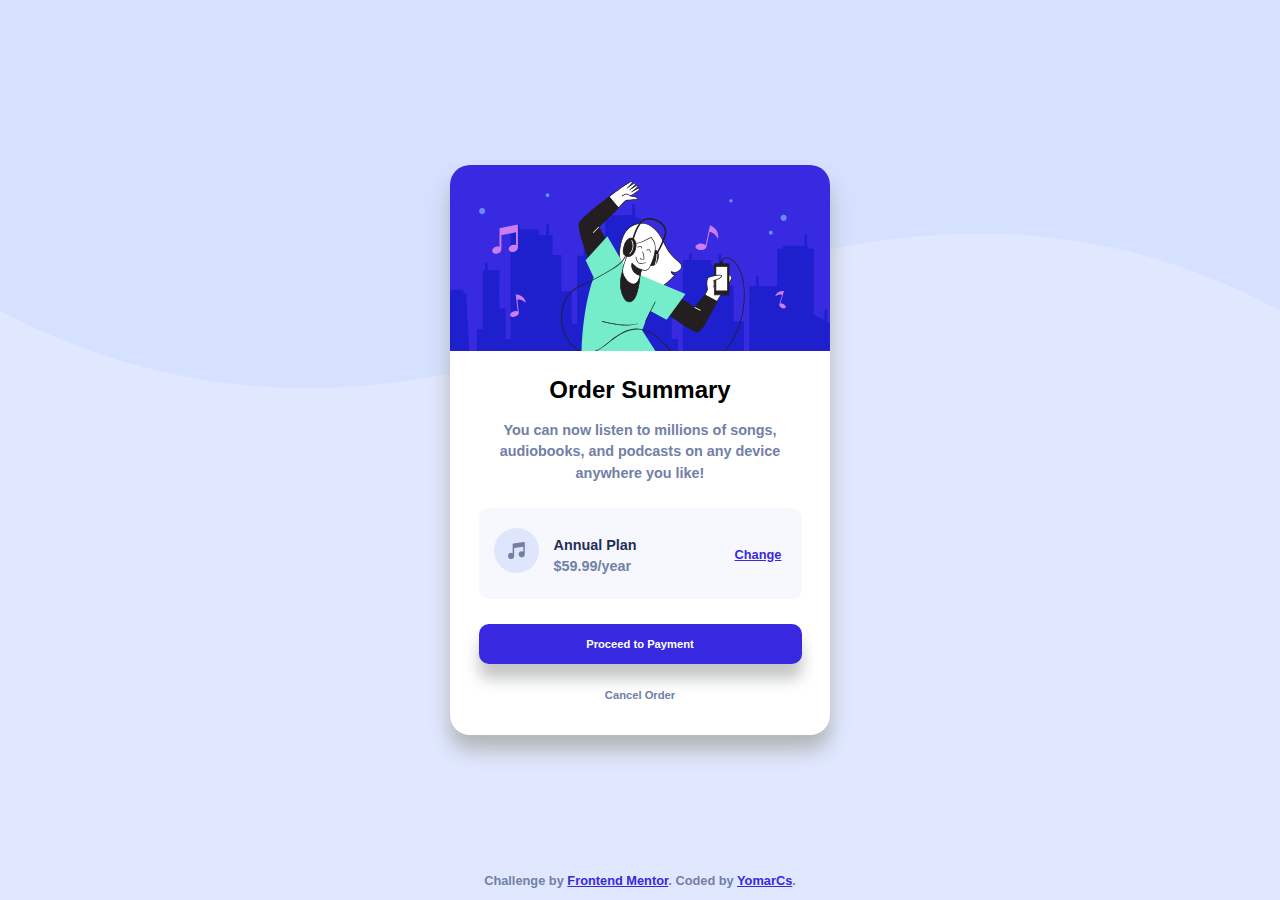
<file: index.html>
<!DOCTYPE html>
<html lang="es-PE">
<head>
  <meta charset="UTF-8">
  <meta name="viewport" content="width=device-width, initial-scale=1.0">
  <link rel="icon" type="image/png" sizes="32x32" href="./images/favicon-32x32.png">
  <link rel="stylesheet" type="text/css" href="style.css">
  <title>Frontend Mentor | Order summary card</title>
  <meta name="description" content="Esta es una solución al desafío de la tarjeta de resumen de pedidos en Frontend Mentor.">
  <!-- Facebook Meta Tags -->
  <meta property="og:url" content="https://yomarcs.github.io/order-summary-component/">
  <meta property="og:type" content="website">
  <meta property="og:title" content="Frontend Mentor | Order summary card">
  <meta property="og:description" content="Esta es una solución al desafío de la tarjeta de resumen de pedidos en Frontend Mentor.">
  <meta property="og:image" content="https://opengraph.b-cdn.net/production/documents/ef12344e-d51d-46b1-a233-0048e665002d.png?token=KktZUmmNtKzhFbiPc_ZrRLGqSMPp0xqFcdHwoeqC9UI&height=720&width=1135&expires=33249288691">
  <!-- Twitter Meta Tags -->
  <meta name="twitter:card" content="summary_large_image">
  <meta property="twitter:domain" content="yomarcs.github.io">
  <meta property="twitter:url" content="https://yomarcs.github.io/order-summary-component/">
  <meta name="twitter:title" content="Frontend Mentor | Order summary card">
  <meta name="twitter:description" content="Esta es una solución al desafío de la tarjeta de resumen de pedidos en Frontend Mentor.">
  <meta name="twitter:image" content="https://opengraph.b-cdn.net/production/documents/ef12344e-d51d-46b1-a233-0048e665002d.png?token=KktZUmmNtKzhFbiPc_ZrRLGqSMPp0xqFcdHwoeqC9UI&height=720&width=1135&expires=33249288691">
</head>
<body>
  <div class="container">
    <div class="card">
      <img src="./images/illustration-hero.svg" alt="">
      <h2>Order Summary</h2>
      <p class="card-description">You can now listen to millions of songs, audiobooks, and podcasts on any device anywhere you like!</p>
      <div class="card-plan">
        <h4><img class="image-music" src="./images/icon-music.svg" alt="">Annual Plan</h4>
        <p>$59.99/year</p>
        <span class="change"><a href="#">Change</a></span> 
      </div>
      <button>Proceed to Payment</button>
      <p class="cancel-order"><a href="">Cancel Order</a></p> 
    </div>
  </div>
  <div class="attribution">
    Challenge by <a href="https://www.frontendmentor.io?ref=challenge" target="_blank">Frontend Mentor</a>. 
    Coded by <a href="#">YomarCs</a>.
  </div>
</body>
</html>
</file>
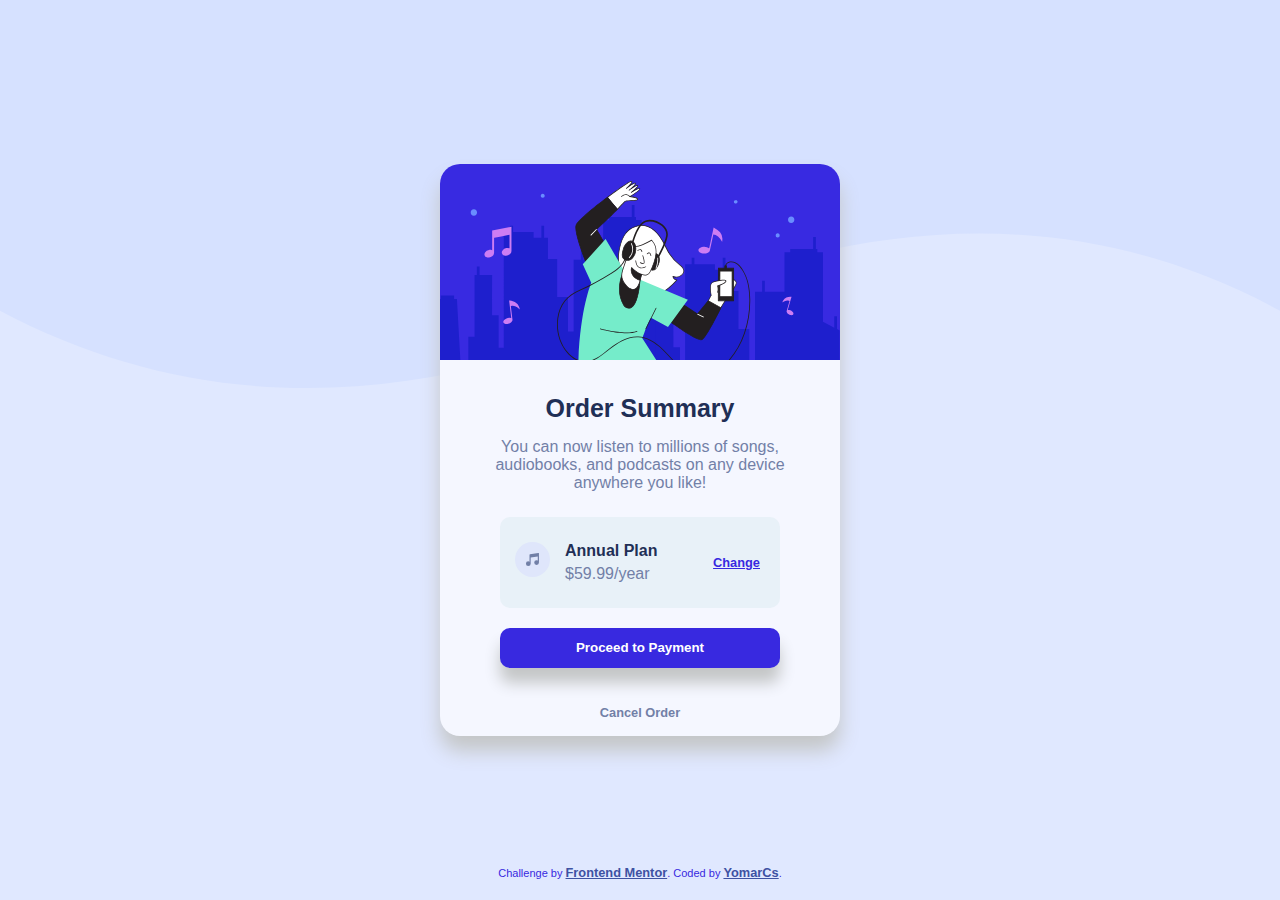
<file: v1/index.html>
<!DOCTYPE html>
<html lang="es-PE">
<head>
  <meta charset="UTF-8">
  <meta name="viewport" content="width=device-width, initial-scale=1.0">
  <meta name="description" content="Esta es una solución al desafío de la tarjeta de resumen de pedidos en Frontend Mentor">
  <link rel="icon" type="image/png" sizes="32x32" href="./images/favicon-32x32.png">
  <link rel="stylesheet" href="./style.css">
  <title>Frontend Mentor | Order summary card</title>
  <!-- Facebook Meta Tags -->
  <meta property="og:url" content="https://yomarcs.github.io/order-summary-component/">
  <meta property="og:type" content="website">
  <meta property="og:title" content="Frontend Mentor | Order summary card">
  <meta property="og:description" content="Esta es una solución al desafío de la tarjeta de resumen de pedidos en Frontend Mentor.">
  <meta property="og:image" content="https://github.com/yomarcs/order-summary-component/blob/main/design/desktop-preview.jpg">
  <!-- Twitter Meta Tags -->
  <meta name="twitter:card" content="summary_large_image">
  <meta property="twitter:domain" content="yomarcs.github.io">
  <meta property="twitter:url" content="https://yomarcs.github.io/order-summary-component/">
  <meta name="twitter:title" content="Frontend Mentor | Order summary card">
  <meta name="twitter:description" content="Esta es una solución al desafío de la tarjeta de resumen de pedidos en Frontend Mentor.">
  <meta name="twitter:image" content="https://github.com/yomarcs/order-summary-component/blob/main/design/desktop-preview.jpg">
</head>
<body>
  <div class="contain">
    <div class="card">  
      <img class="image-hero" src="../images/illustration-hero.svg" alt=""> 
      <h3>Order Summary</h3> 
      <p class="card-description">You can now listen to millions of songs, audiobooks, and podcasts on any 
          device anywhere you like!</p>
      <div class="card-plan">
          <h4><img class="image-music" src="../images/icon-music.svg" alt="music">Annual Plan</h4>
          <p>$59.99/year</p>
          <span><a href="#">Change</a></span> 
      </div>
      <button>Proceed to Payment</button>
      <p class="cancel-order"><a href="">Cancel Order</a></p> 
    </div>
  </div>
  <div class="attribution">
    Challenge by <a href="https://www.frontendmentor.io?ref=challenge" target="_blank">Frontend Mentor</a>. 
    Coded by <a href="#">YomarCs</a>.
  </div>
</body>
</html>
</file>
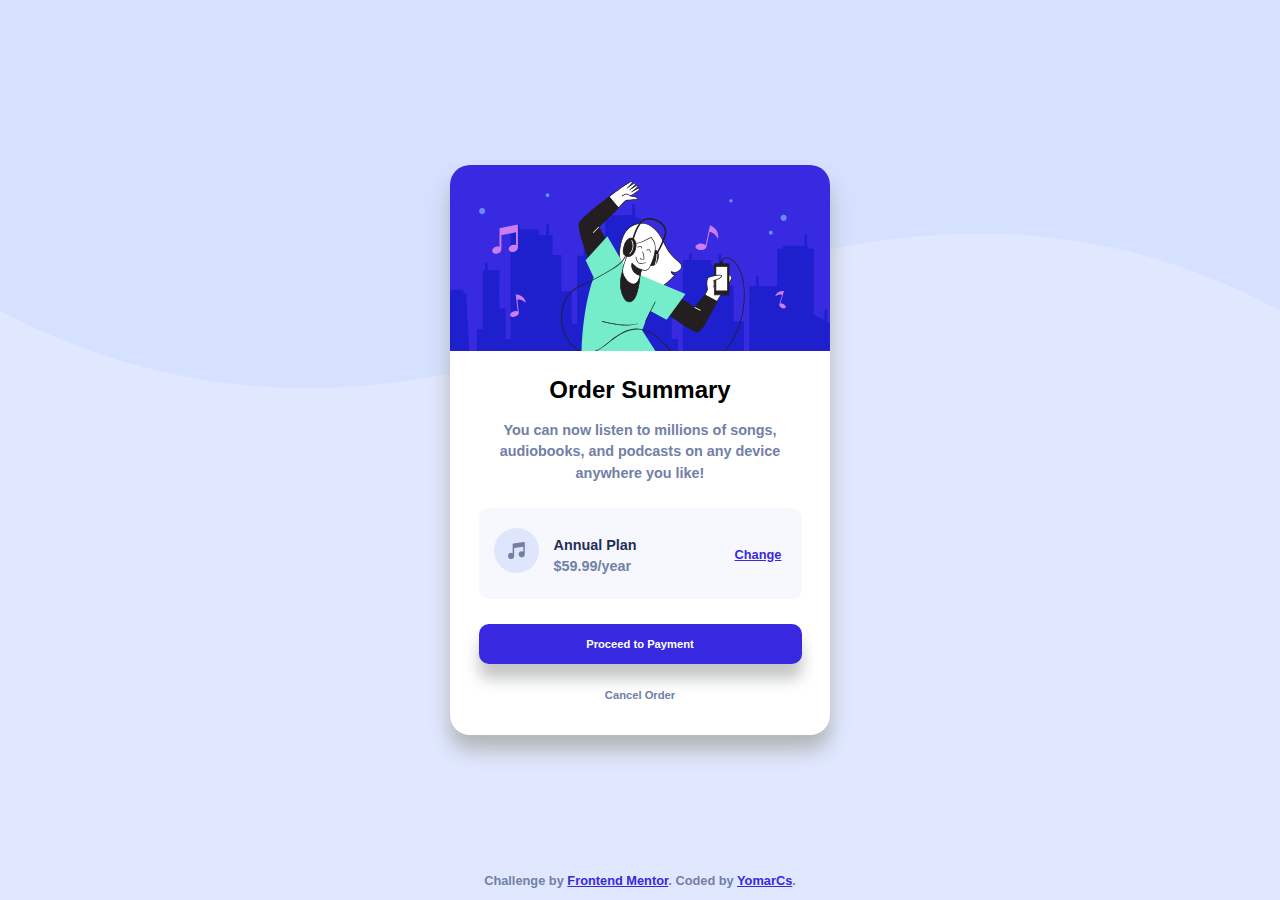
<file: v2/index.html>
<!DOCTYPE html>
<html lang="es-PE">
<head>
  <meta charset="UTF-8">
  <meta name="viewport" content="width=device-width, initial-scale=1.0">
  <link rel="icon" type="image/png" sizes="32x32" href="../images/favicon-32x32.png">
  <link rel="stylesheet" type="text/css" href="styles.css">
  <title>FrontEnd Mentor | Order summary card</title>
  <!-- Facebook Meta Tags -->
  <meta property="og:url" content="https://yomarcs.github.io/order-summary-component/">
  <meta property="og:type" content="website">
  <meta property="og:title" content="Frontend Mentor | Order summary card">
  <meta property="og:description" content="Esta es una solución al desafío del componente de tarjeta de vista previa de estadísticas en Frontend Mentor.">
  <meta property="og:image" content="https://github.com/yomarcs/order-summary-component/blob/main/design/screenshot-solution.png">
  <!-- Twitter Meta Tags -->
  <meta name="twitter:card" content="summary_large_image">
  <meta property="twitter:domain" content="yomarcs.github.io">
  <meta property="twitter:url" content="https://yomarcs.github.io/order-summary-component/">
  <meta name="twitter:title" content="Frontend Mentor | Order summary card">
  <meta name="twitter:description" content="Esta es una solución al desafío del componente de tarjeta de vista previa de estadísticas en Frontend Mentor.">
  <meta name="twitter:image" content="https://github.com/yomarcs/order-summary-component/blob/main/design/screenshot-solution.png">
</head>
<body>
  <div class="container">
    <div class="card">
      <img src="../images/illustration-hero.svg" alt="">
      <h2>Order Summary</h2>
      <p class="card-description">You can now listen to millions of songs, audiobooks, and podcasts on any device anywhere you like!</p>
      <div class="card-plan">
        <h4><img class="image-music" src="../images/icon-music.svg" alt="">Annual Plan</h4>
        <p>$59.99/year</p>
        <span class="change"><a href="#">Change</a></span> 
      </div>
      <button>Proceed to Payment</button>
      <p class="cancel-order"><a href="">Cancel Order</a></p> 
    </div>
  </div>
  <div class="attribution">
    Challenge by <a href="https://www.frontendmentor.io?ref=challenge" target="_blank">Frontend Mentor</a>. 
    Coded by <a href="#">YomarCs</a>.
  </div>
</body>
</html>
</file>
<file: style.css>
:root {
  --pale-blue: hsl(225, 100%, 94%);
  --bright-blue: hsl(245, 75%, 52%);
  --very-pale-blue: hsl(225, 100%, 98%);
  --desaturated-blue: hsl(224, 23%, 55%);
  --dark-blue: hsl(223, 47%, 23%);
}

@font-face {
  font-family: "Red Hat Display", sans-serif;
  src: url("https://fonts.googleapis.com/css2?family=Red+Hat+Display:wght@300&display=swap");
  font-display: swap;
  font-style: normal;
  font-weight: 500 700 900;
}
* {
  margin: 0;
  padding: 0;
  box-sizing: border-box;
}

html {
  font-size: 16px;
  background-color: hsl(225, 100%, 94%);
}

body {
  font-family: "Red Hat Display", sans-serif;
  font-size: 1rem;
}

.container {
  display: grid;
  place-items: center;
  min-width: 100vw;
  min-height: 100vh;
  background: hsl(225, 100%, 94%) url("./images/pattern-background-mobile.svg") no-repeat top/contain;
}
@media screen and (min-width: 900px) {
  .container {
    background: hsl(225, 100%, 94%) url("./images/pattern-background-desktop.svg") no-repeat top/contain;
  }
}
.container .card {
  overflow: hidden;
  width: 90%;
  max-width: 380px;
  min-width: 300px;
  height: 570px;
  background-color: white;
  border-radius: 20px;
  box-shadow: 0px 15px 20px hsl(210, 4%, 71%);
  margin-block: 20px;
  margin-inline: 10px;
}
.container .card img {
  width: 100%;
}
.container .card h2 {
  width: 100%;
  margin: 1.3rem auto 1rem auto;
  font-size: 1.5rem;
  font-weight: 900;
  text-align: center;
}
.container .card-description {
  margin-bottom: 1.5rem;
  padding: 0 1.9rem;
  font-size: 0.9rem;
  font-weight: 700;
  text-align: center;
  color: hsl(224, 23%, 55%);
  line-height: 1.5;
}
.container .card-plan {
  position: relative;
  background-color: hsl(228, 56%, 98%);
  max-width: 85%;
  margin: auto;
  padding: 25px 15px;
  border-radius: 10px;
}
.container .card-plan h4 {
  font-size: 0.9rem;
  font-weight: 900;
  line-height: 1.7;
  color: hsl(223, 47%, 23%);
}
.container .card-plan h4 .image-music {
  float: left;
  margin-top: -5px;
  margin-right: 15px;
  width: 45px;
}
.container .card-plan p {
  font-size: 0.9rem;
  font-weight: 600;
  color: hsl(224, 23%, 55%);
}
.container .card-plan .change {
  position: absolute;
  top: 50%;
  transform: translateY(-50%);
  right: 20px;
}
.container .card-plan .change a {
  font-size: 0.8rem;
  color: hsl(245, 75%, 52%);
  font-weight: 700;
}
.container .card-plan .change a:active {
  color: hsl(224, 23%, 55%);
}
.container .card button {
  display: block;
  margin: 25px auto;
  width: 85%;
  height: 40px;
  font-size: 0.7rem;
  font-weight: 700;
  color: white;
  background-color: hsl(245, 75%, 52%);
  border: none;
  outline: none;
  border-radius: 10px;
  cursor: pointer;
  box-shadow: 0px 15px 15px #c4c6c7;
}
.container .card button:active {
  opacity: 0.7;
}
.container .card .cancel-order {
  font-size: 0.7rem;
  font-weight: 700;
  text-align: center;
}
.container .card .cancel-order a {
  text-decoration: none;
}
.container .card .cancel-order a:link {
  color: hsl(224, 23%, 55%);
}
.container .card .cancel-order a:visited {
  color: hsl(224, 23%, 55%);
}
.container .card .cancel-order a:active {
  color: hsl(223, 47%, 23%);
}

.attribution {
  position: absolute;
  bottom: 10px;
  left: 50%;
  transform: translateX(-50%);
  width: 90%;
  max-width: 500px;
  font-size: 0.8rem;
  font-weight: 700;
  text-align: center;
  line-height: 1.3;
  color: var(--desaturated-blue);
}
.attribution a:link, .attribution a:visited {
  color: hsl(245, 75%, 52%);
}
@media screen and (max-height: 676px) {
  .attribution {
    display: none;
  }
}/*# sourceMappingURL=styles.css.map */
</file>
<file: v1/style.css>
@font-face{
    font-family: 'Red Hat Display';
    src: url("https://fonts.googleapis.com/css2?family=Red+Hat+Display:wght@300&display=swap");
}

*{
    margin: 0;
    padding: 0;
    box-sizing: border-box;
}

:root{
    --Paleblue: hsl(225, 100%, 94%);
    --Brightblue: hsl(245, 75%, 52%);

    --Verypaleblue: hsl(225, 100%, 98%);
    --Desaturatedblue: hsl(224, 23%, 55%);
    --Darkblue: hsl(223, 47%, 23%);
}

html{
    font-size: 16px;
}

body{
    font-family: 'Red Hat Display', sans-serif;
    background-color: hsl(225, 100%, 94%);
    font-size: 1rem;
}

.contain{
    height: 100vh;
    display: flex;
    justify-content: center;
    align-items: center;
    background-image: url(../images/pattern-background-desktop.svg);
    background-repeat: no-repeat;
    background-size: contain;
    background-color: var(--Paleblue);
    /* background: var(--Paleblue) url(./images/pattern-background-desktop.svg) no-repeat; */
    overflow: auto;
}
@media screen and (max-width: 855px) {
    .contain {
      background-image: url(../images/pattern-background-mobile.svg);
    }
  }

.card{
    width: 95%;
    max-width: 400px;
    background-color: var(--Verypaleblue);
    border-radius: 20px;
    overflow: hidden;
    box-shadow:  0px 15px 20px #c4c6c7;
}

.image-hero{
    max-width: 400px;
}

h3{
    margin: 30px auto 15px auto;
    text-align: center;
    font-size: 1.5625rem;
    font-weight: 900 ;
    color: var(--Darkblue);
}

.card-description{
    width: 300px;
    margin: 0px auto 25px auto;
    text-align: center;
    color: var(--Desaturatedblue);
}

.card-plan{
    position: relative;
    background-color: hsl(206, 53%, 94%);
    max-width: 70%;
    margin: auto;
    padding: 25px 15px;
    border-radius: 10px;
}

.image-music{
    float:left;
    width: 35px;
    margin-right: 15px;
}

span{
    position: absolute;
    top: 50%;
    transform: translateY(-50%);
    right: 20px;
}

a{
    font-size: 0.8rem;
    color: var(--Brightblue);
    font-weight: 700;
}

span a:active{
    color: var(--Desaturatedblue);
}

h4{
    margin-bottom: 5px;
    color: var(--Darkblue);

}

p{
    color: var(--Desaturatedblue);
}

.cancel-order{
    padding: 15px ;
    color: var(--Desaturatedblue);
    text-align: center;
}

.cancel-order a:active{
    color: var(--Darkblue);
}

button{
    display: block;
    margin: 20px auto 20px auto;
    width: 70%;
    font-weight: 700;
    height: 40px;
    color: white;
    background-color: var(--Brightblue);
    border: none;
    outline: none;
    border-radius: 10px;
    cursor: pointer;
    box-shadow: 0px 15px 15px #c4c6c7;
}

button:active{
    opacity: 0.7;
}

p a{
    color: var(--Desaturatedblue);
    font-weight: 700;
    text-decoration: none;
    font-size: 0.8rem;
}

@media screen and (max-height: 680px){

    .attribution{
        display: none;
    }

}

.attribution { 
    position: absolute;
    bottom: 20px;
    left: 50%;
    transform: translate(-50%);
    font-size: 11px; 
    text-align: center; 
    color: var(--Brightblue);
}

.attribution a { 
    color: hsl(228, 45%, 44%); 
}
</file>
<file: v2/styles.css>
:root {
  --pale-blue: hsl(225, 100%, 94%);
  --bright-blue: hsl(245, 75%, 52%);
  --very-pale-blue: hsl(225, 100%, 98%);
  --desaturated-blue: hsl(224, 23%, 55%);
  --dark-blue: hsl(223, 47%, 23%);
}

@font-face {
  font-family: "Red Hat Display", sans-serif;
  src: url("https://fonts.googleapis.com/css2?family=Red+Hat+Display:wght@300&display=swap");
  font-display: swap;
  font-style: normal;
  font-weight: 500 700 900;
}
* {
  margin: 0;
  padding: 0;
  box-sizing: border-box;
}

html {
  font-size: 16px;
  background-color: hsl(225, 100%, 94%);
}

body {
  font-family: "Red Hat Display", sans-serif;
  font-size: 1rem;
}

.container {
  display: grid;
  place-items: center;
  min-width: 100vw;
  min-height: 100vh;
  background: hsl(225, 100%, 94%) url("../images/pattern-background-mobile.svg") no-repeat top/contain;
}
@media screen and (min-width: 900px) {
  .container {
    background: hsl(225, 100%, 94%) url("../images/pattern-background-desktop.svg") no-repeat top/contain;
  }
}
.container .card {
  overflow: hidden;
  width: 90%;
  height: 80%;
  max-width: 380px;
  min-width: 300px;
  height: 570px;
  background-color: white;
  border-radius: 20px;
  box-shadow: 0px 15px 20px hsl(210, 4%, 71%);
  margin-block: 20px;
  margin-inline: 10px;
}
.container .card img {
  width: 100%;
}
.container .card h2 {
  width: 100%;
  margin: 1.3rem auto 1rem auto;
  font-size: 1.5rem;
  font-weight: 900;
  text-align: center;
}
.container .card-description {
  margin-bottom: 1.5rem;
  padding: 0 1.9rem;
  font-size: 0.9rem;
  font-weight: 700;
  text-align: center;
  color: hsl(224, 23%, 55%);
  line-height: 1.5;
}
.container .card-plan {
  position: relative;
  background-color: hsl(228, 56%, 98%);
  max-width: 85%;
  margin: auto;
  padding: 25px 15px;
  border-radius: 10px;
}
.container .card-plan h4 {
  font-size: 0.9rem;
  font-weight: 900;
  line-height: 1.7;
  color: hsl(223, 47%, 23%);
}
.container .card-plan h4 .image-music {
  float: left;
  margin-top: -5px;
  margin-right: 15px;
  width: 45px;
}
.container .card-plan p {
  font-size: 0.9rem;
  font-weight: 600;
  color: hsl(224, 23%, 55%);
}
.container .card-plan .change {
  position: absolute;
  top: 50%;
  transform: translateY(-50%);
  right: 20px;
}
.container .card-plan .change a {
  font-size: 0.8rem;
  color: hsl(245, 75%, 52%);
  font-weight: 700;
}
.container .card-plan .change a:active {
  color: hsl(224, 23%, 55%);
}
.container .card button {
  display: block;
  margin: 25px auto;
  width: 85%;
  height: 40px;
  font-size: 0.7rem;
  font-weight: 700;
  color: white;
  background-color: hsl(245, 75%, 52%);
  border: none;
  outline: none;
  border-radius: 10px;
  cursor: pointer;
  box-shadow: 0px 15px 15px #c4c6c7;
}
.container .card button:active {
  opacity: 0.7;
}
.container .card .cancel-order {
  font-size: 0.7rem;
  font-weight: 700;
  text-align: center;
}
.container .card .cancel-order a {
  text-decoration: none;
}
.container .card .cancel-order a:link {
  color: hsl(224, 23%, 55%);
}
.container .card .cancel-order a:visited {
  color: hsl(224, 23%, 55%);
}
.container .card .cancel-order a:active {
  color: hsl(223, 47%, 23%);
}

.attribution {
  position: absolute;
  bottom: 10px;
  left: 50%;
  transform: translateX(-50%);
  width: 90%;
  max-width: 500px;
  font-size: 0.8rem;
  font-weight: 700;
  text-align: center;
  line-height: 1.3;
  color: var(--desaturated-blue);
}
.attribution a:link, .attribution a:visited {
  color: hsl(245, 75%, 52%);
}
@media screen and (max-height: 676px) {
  .attribution {
    display: none;
  }
}/*# sourceMappingURL=styles.css.map */
</file>
